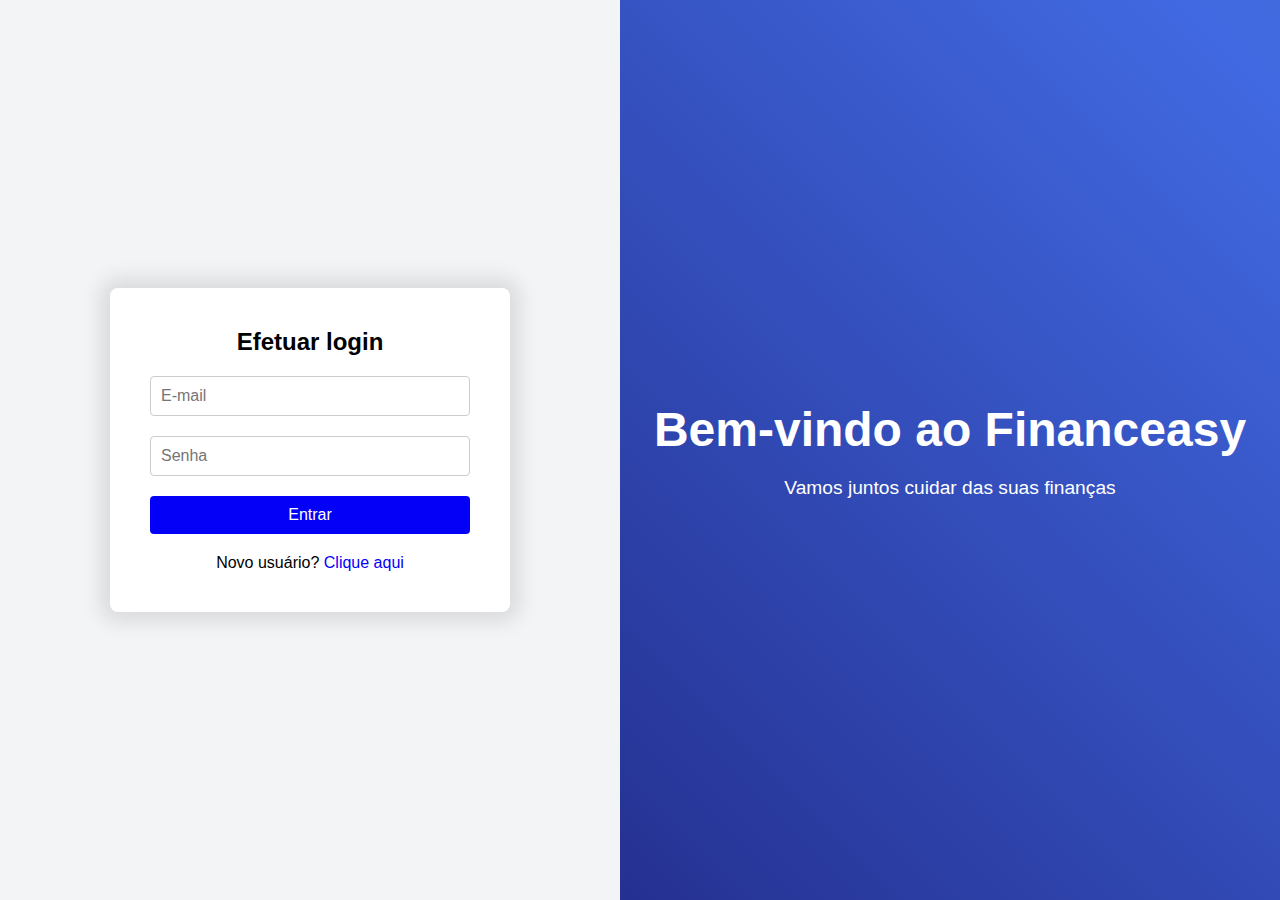
<file: FrontEnd/index.html>
<!DOCTYPE html>
<html lang="pt-br">
<head>
    <meta charset="UTF-8">
    <meta name="viewport" content="width=device-width, initial-scale=1.0">
    <title>Financeasy</title>
    <link rel="stylesheet" href="style.css">
    <script src="script.js" defer></script>
</head>
<body>
    <div class="container">
        <div class="left">
            <div class="login-container">
                <form class="login-form">
                    <h2>Efetuar login</h2>
                    <div class="input-group">
                        <input type="text" id="usuario" required placeholder="E-mail">
                    </div>
                    <div class="input-group">
                        <input type="password" id="senha" required placeholder="Senha">
                    </div>
                    <button type="submit">Entrar</button>
                    <p class="cadastro-text"> Novo usuário? <a href="/cadastro.html">Clique aqui</a></p>
                </form>
            </div>
        </div>
        <div class="right">
            <div class="welcome-text">
                <h1>Bem-vindo ao Financeasy</h1>
                <p>Vamos juntos cuidar das suas finanças</p>
            </div>
        </div>
    </div>
</body>
</html>
</file>
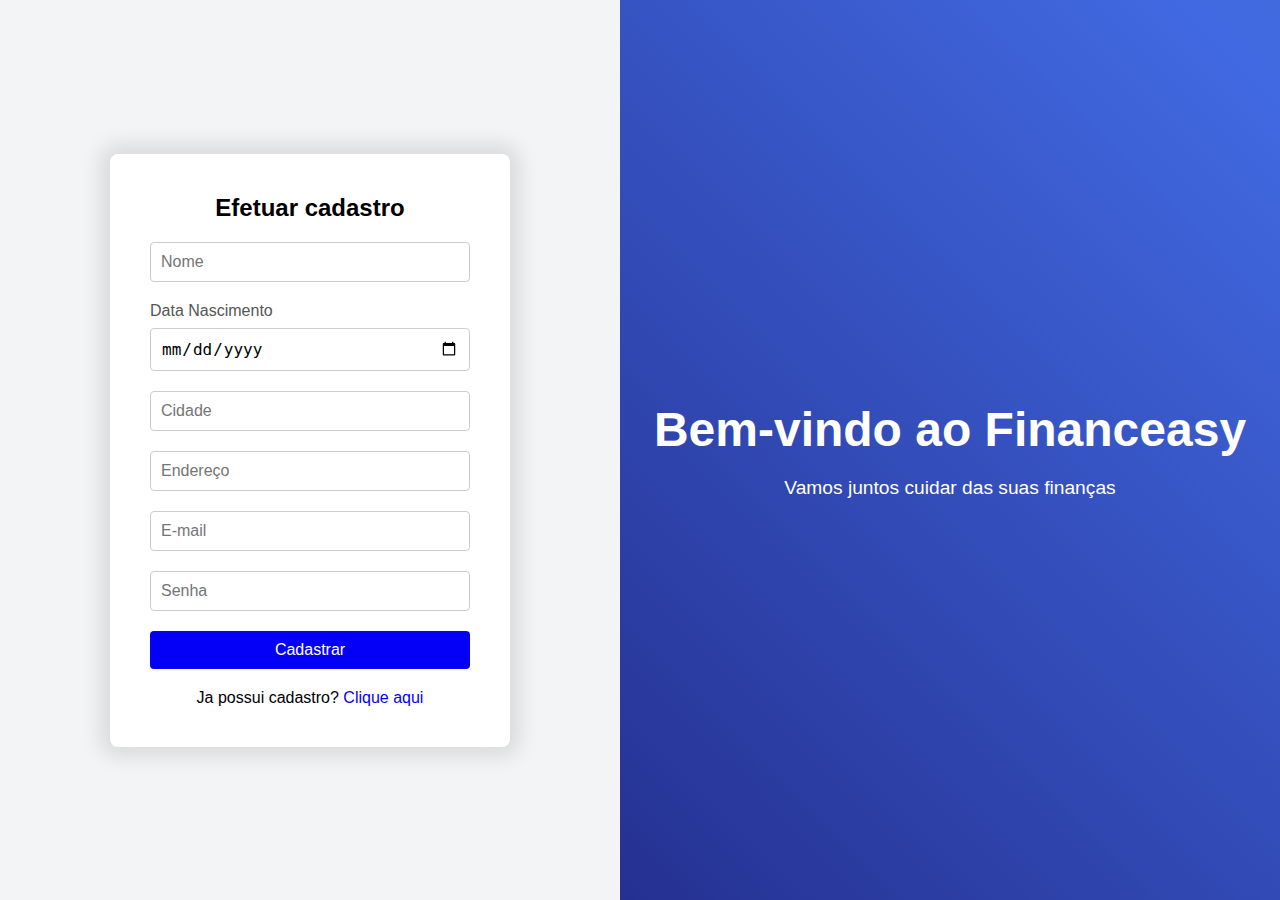
<file: FrontEnd/cadastro.html>
<!DOCTYPE html>
<html lang="pt-br">
<head>
    <meta charset="UTF-8">
    <meta name="viewport" content="width=device-width, initial-scale=1.0">
    <title>Financeasy</title>
    <link rel="stylesheet" href="style.css">
    <script src="script.js" defer></script>
</head>
<body>
    <div class="container">
        <div class="left">
            <div class="cadastro-container">
                <form class="cadastro-form">
                    <h2>Efetuar cadastro</h2>
                    <div class="input-group">
                        <input type="text" id="usuarioNome" required placeholder="Nome">
                    </div>
                    <div class="input-group">
                        <label for="DataNascimento">Data Nascimento</label>
                        <input type="date" id="usuarioNascimento">
                    </div>
                    <div class="input-group">
                        <input type="text" id="usuarioCidade" placeholder="Cidade">
                    </div>
                    <div class="input-group">
                        <input type="text" id="usuarioEndereco" placeholder="Endereço">
                    </div>
                    <div class="input-group">
                        <input type="text" id="usuarioEmail" required placeholder="E-mail">
                    </div>
                    <div class="input-group">
                        <input type="password" id="usuarioSenha" required placeholder="Senha">
                    </div>
                    <button type="submit">Cadastrar</button>
                    <p class="cadastro-text"> Ja possui cadastro? <a href="index.html">Clique aqui</a></p>
                </form>  
            </div>
        </div>
        <div class="right">
            <div class="welcome-text">
                <h1>Bem-vindo ao Financeasy</h1>
                <p>Vamos juntos cuidar das suas finanças</p>
            </div>
        </div>
    </div>
</body>
</html>
</file>
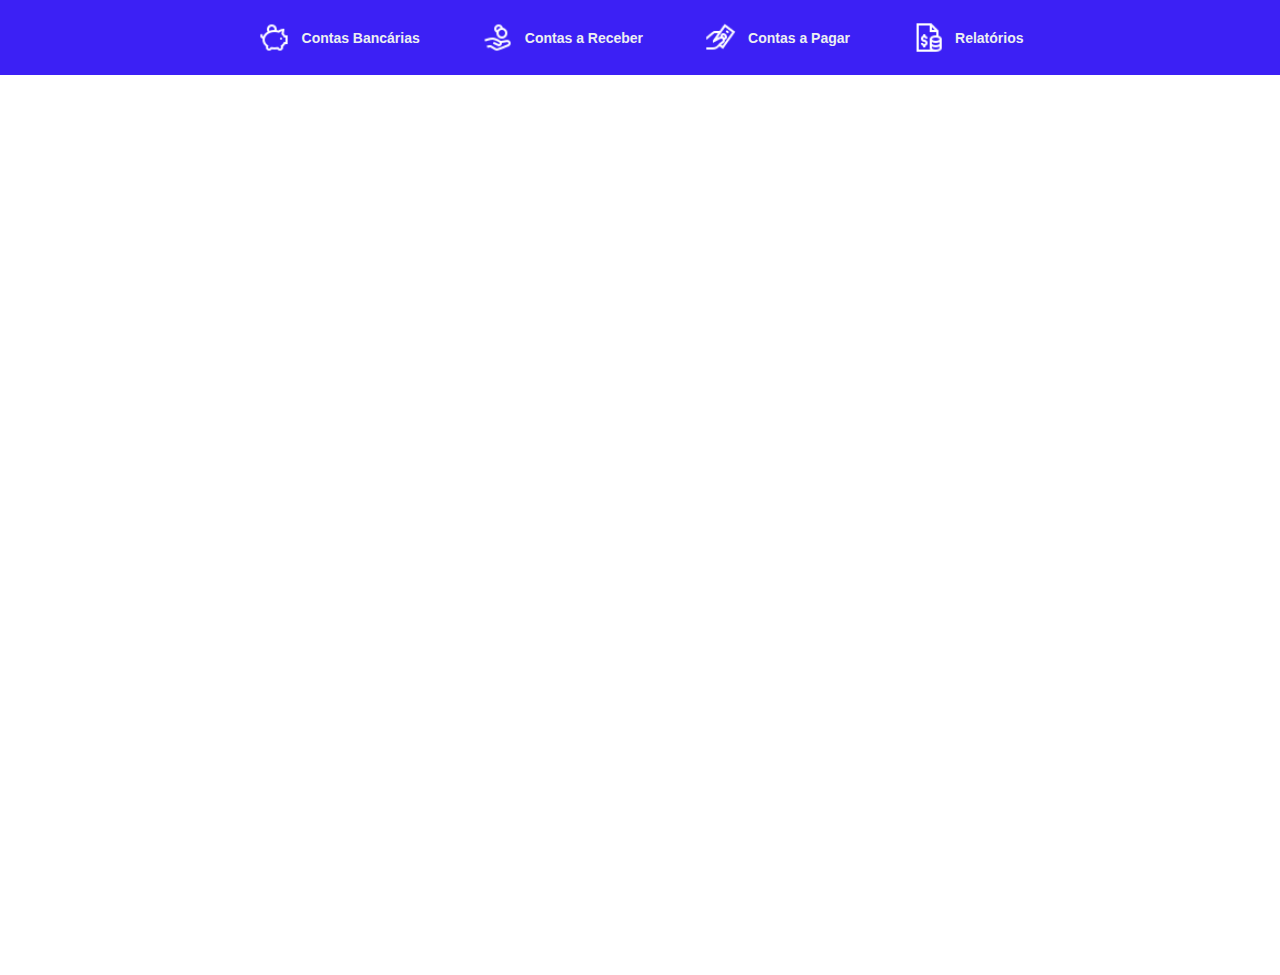
<file: FrontEnd/home.html>
<!DOCTYPE html>
<html lang="pt-br">
<head>
    <meta charset="UTF-8">
    <meta name="viewport" content="width=device-width, initial-scale=1.0">
    <title>Financeasy</title>
    <link rel="stylesheet" href="style.css"> 
</head>
<body>
    <nav class="navbar">
        <ul>
            <li><a href="#contas-bancarias"><img src="img/icon-contabancaria.png" alt="Conta Bancária"> Contas Bancárias</a></li>
            <li><a href="#contas-receber"><img src="img/icon-contareceber.png" alt="Contas a Receber">Contas a Receber</a></li>
            <li><a href="#contas-pagar"><img src="img/icon-contapagar.png" alt="Contas a Pagar">Contas a Pagar</a></li>
            <li><a href="#relatorios"><img src="img/icons-relatorio.png" alt="Relatorios">Relatórios</a></li>
        </ul>
    </nav>

    <div class="container">
        <!-- Aqui você pode adicionar o conteúdo de cada seção -->
    </div>
</body>
</html>
</file>
<file: FrontEnd/style.css>
* {
    margin: 0;
    padding: 0;
    box-sizing: border-box;
}

body, html {
    height: 100%;
    font-family: Arial, sans-serif;
}

.container {
    display: flex;
    height: 100vh;
}

.left {
    flex: 1;
    display: flex;
    justify-content: center;
    align-items: center;
    background-color: #f3f4f6;
}

.login-container {
    background-color: #fff;
    padding: 40px;
    border-radius: 8px;
    box-shadow: 0px 0px 20px 10px rgba(0, 0, 0, 0.1);
    width: 100%;
    max-width: 400px;
}

.cadastro-container {
    background-color: #fff;
    padding: 40px;
    border-radius: 8px;
    box-shadow: 0px 0px 20px 10px rgba(0, 0, 0, 0.1);
    width: 100%;
    max-width: 400px;
}

.cadastro-form h2{
    text-align: center;
    margin-bottom: 20px;
    color: #000000;
}

.login-form h2 {
    text-align: center;
    margin-bottom: 20px;
    color: #000000;
}

.input-group {
    margin-bottom: 20px;
}

.input-group label {
    display: block;
    margin-bottom: 8px;
    color: #555;
}

.input-group input {
    width: 100%;
    padding: 10px;
    border: 1px solid #ccc;
    border-radius: 4px;
    font-size: 16px;
}

.input-group input:focus {
    border-color: #007bff;
    outline: none;
}

button {
    width: 100%;
    padding: 10px;
    background-color: #0400f8;
    color: white;
    border: none;
    border-radius: 4px;
    font-size: 16px;
    cursor: pointer;
}

button:hover {
    background-color: #a0cafd;
}

.right {
    flex: 1;
    display: flex;
    justify-content: center;
    align-items: center;
    color: white;
    text-align: center;
    padding: 20px;
    background: linear-gradient(45deg, #483D8B, #191970,#4169E1,#4682B4 );
    background-size: 400% 400%;
    animation: gradientAnimation 5s ease infinite;
}

.cadastro-text{

    text-align: center;
    padding-top: 20px;
}

.cadastro-text a{

    text-decoration: none;
    color: #0400f8;
}

@keyframes gradientAnimation {
    0% {
        background-position: 0% 50%;
    }
    50% {
        background-position: 100% 50%;
    }
    100% {
        background-position: 0% 50%;
    }
}

.welcome-text h1 {
    font-size: 3rem;
    margin-bottom: 20px;
}

.welcome-text p {
    font-size: 1.2rem;
}

/* CSS da navbar */
.navbar {
    background-color: #3c20f5; 
    padding: 10px 0;
    text-align: center;
}

.navbar ul {
    list-style-type: none;
    display: flex;
    justify-content: center;
    align-items: center;
}

.navbar ul li {
    margin: 0 15px;
}
.navbar ul li a {
    color: #ecf0f1;
    text-decoration: none;
    font-size: 14px;
    font-weight: bold;
    padding: 10px 15px;
    display: flex;
    align-items: center; 
}
/* Estilizando os ícones */
.navbar ul li a img {
    width: 35px; 
    height: 35px;
    margin-right: 10px; 
}
.navbar ul li a:hover {
    background-color: #4169E1; 
    border-radius: 5px;
}
</file>
